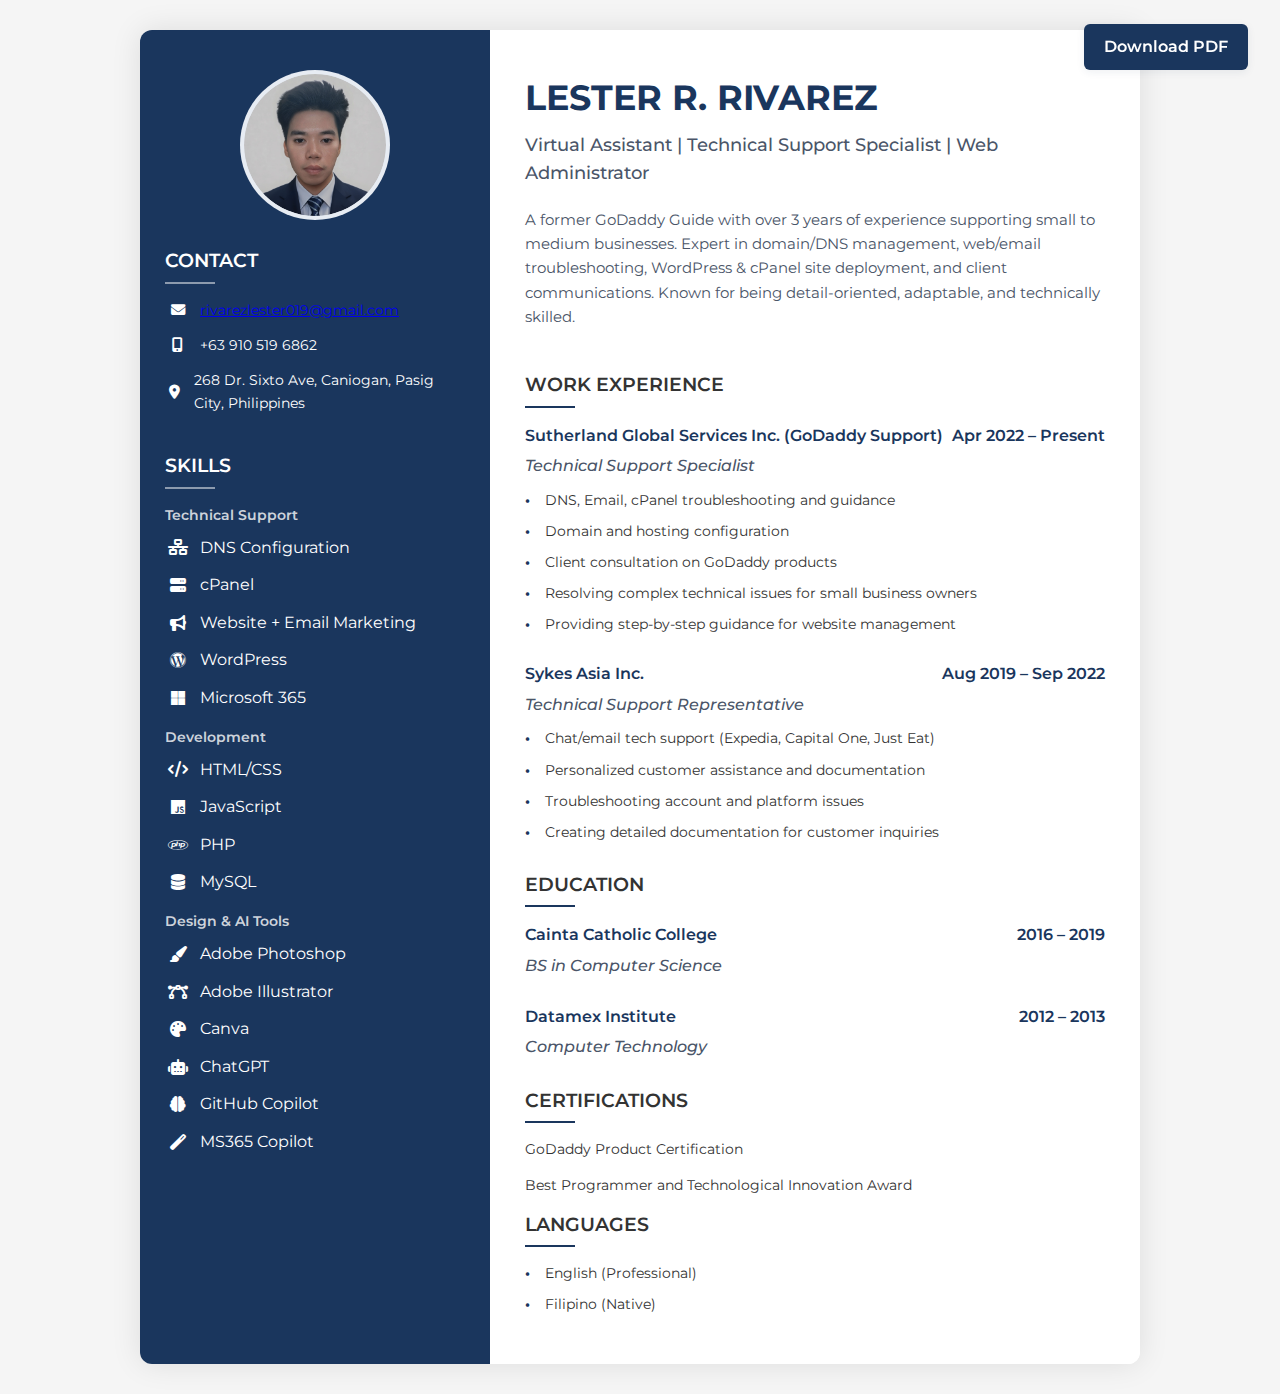
<file: resume.html>
<!DOCTYPE html>
<html lang="en">
<head>
    <meta charset="UTF-8">
    <meta name="viewport" content="width=device-width, initial-scale=1.0">
    <title>Lester Rivarez - Resume</title>
    <link href="https://fonts.googleapis.com/css2?family=Montserrat:wght@300;400;500;600;700&display=swap" rel="stylesheet">
    <link rel="stylesheet" href="https://cdnjs.cloudflare.com/ajax/libs/font-awesome/6.4.0/css/all.min.css">
    <style>
        * {
            margin: 0;
            padding: 0;
            box-sizing: border-box;
            font-family: 'Montserrat', sans-serif;
        }
        
        body {
            background-color: #f5f5f5;
            color: #333;
            line-height: 1.6;
        }
        
        .resume-container {
            display: flex;
            max-width: 1000px;
            margin: 30px auto;
            box-shadow: 0 0 30px rgba(0, 0, 0, 0.1);
            border-radius: 12px;
            overflow: hidden;
            background-color: white;
        }
        
        .sidebar {
            width: 35%;
            background-color: #1a365d; /* Navy blue */
            color: white;
            padding: 40px 25px;
        }
        
        .main-content {
            width: 65%;
            padding: 40px 35px;
            background-color: white;
        }
        
        .profile-img {
            width: 150px;
            height: 150px;
            border-radius: 50%;
            background-color: #e2e8f0;
            margin: 0 auto 25px;
            display: flex;
            align-items: center;
            justify-content: center;
            border: 4px solid rgba(255, 255, 255, 0.2);
            overflow: hidden;
        }
        
        .profile-img img {
            width: 100%;
            height: 100%;
            object-fit: cover;
            border-radius: 50%;
        }
        
        .contact-info {
            margin-bottom: 35px;
        }
        
        .contact-item {
            display: flex;
            align-items: center;
            margin-bottom: 12px;
            font-size: 0.9rem;
        }
        
        .contact-item i {
            width: 25px;
            margin-right: 10px;
            text-align: center;
        }
        
        .section-title {
            font-size: 1.2rem;
            font-weight: 600;
            margin-bottom: 15px;
            position: relative;
            padding-bottom: 8px;
        }
        
        .sidebar .section-title::after {
            content: '';
            position: absolute;
            bottom: 0;
            left: 0;
            width: 50px;
            height: 2px;
            background-color: rgba(255, 255, 255, 0.5);
        }
        
        .main-content .section-title::after {
            content: '';
            position: absolute;
            bottom: 0;
            left: 0;
            width: 50px;
            height: 2px;
            background-color: #1a365d;
        }
        
        .skills-list {
            list-style: none;
        }
        
        .skill-item {
            display: flex;
            align-items: center;
            margin-bottom: 12px;
        }
        
        .skill-item i {
            width: 25px;
            margin-right: 10px;
            text-align: center;
        }
        
        .skills-section {
            margin-bottom: 10px;
        }
        
        .skills-category {
            margin-bottom: 15px;
        }
        
        .skills-category-title {
            font-size: 0.9rem;
            font-weight: 600;
            margin-bottom: 8px;
            color: rgba(255, 255, 255, 0.8);
        }
        
        .certifications-list {
            list-style: none;
        }
        
        .certification-item {
            margin-bottom: 12px;
            font-size: 0.9rem;
        }
        
        .header {
            margin-bottom: 40px;
        }
        
        .name {
            font-size: 2.2rem;
            font-weight: 700;
            color: #1a365d;
            margin-bottom: 5px;
        }
        
        .job-title {
            font-size: 1.1rem;
            color: #4a5568;
            font-weight: 500;
            margin-bottom: 20px;
        }
        
        .summary {
            margin-bottom: 30px;
            color: #4a5568;
            font-size: 0.95rem;
        }
        
        .experience-item, .education-item {
            margin-bottom: 25px;
        }
        
        .company, .school {
            font-weight: 600;
            color: #1a365d;
            margin-bottom: 5px;
            display: flex;
            justify-content: space-between;
        }
        
        .position, .degree {
            font-weight: 500;
            font-style: italic;
            margin-bottom: 10px;
            color: #4a5568;
        }
        
        .responsibilities, .languages, .interests {
            list-style: none;
        }
        
        .responsibilities li, .languages li, .interests li {
            margin-bottom: 8px;
            position: relative;
            padding-left: 20px;
            font-size: 0.9rem;
        }
        
        .responsibilities li::before, .languages li::before, .interests li::before {
            content: '•';
            position: absolute;
            left: 0;
            color: #1a365d;
            font-weight: bold;
        }
        
        .interests-list {
            display: flex;
            flex-wrap: wrap;
            gap: 15px;
            margin-top: 10px;
        }
        
        .interest-item {
            background-color: #e2e8f0;
            padding: 5px 15px;
            border-radius: 20px;
            font-size: 0.85rem;
            display: flex;
            align-items: center;
        }
        
        .interest-item i {
            margin-right: 5px;
        }
        
        @media (max-width: 768px) {
            .resume-container {
                flex-direction: column;
                margin: 0;
                border-radius: 0;
            }
            
            .sidebar, .main-content {
                width: 100%;
            }
        }
        
        @media print {
            html, body {
                width: 210mm;
                height: 297mm;
                margin: 0 !important;
                padding: 0 !important;
                overflow: hidden !important;
                background: white !important;
            }
            body {
                color: #333 !important;
                background: white !important;
            }
            .resume-container {
                /* Remove box-shadow, border-radius, and margin for print */
                box-shadow: none !important;
                border-radius: 0 !important;
                margin: 0 !important;
                width: 210mm !important;
                min-width: 210mm !important;
                max-width: 210mm !important;
                height: 297mm !important;
                min-height: 297mm !important;
                max-height: 297mm !important;
                background: white !important;
                display: flex !important;
                flex-direction: row !important;
                page-break-after: avoid;
                /* Scale to fit A4 exactly, removing all excess margin */
                position: absolute !important;
                left: 0; top: 0;
                transform: none !important;
            }
            .sidebar {
                width: 35% !important;
                background: #1a365d !important;
                color: white !important;
                padding: 40px 25px !important;
            }
            .main-content {
                width: 65% !important;
                background: white !important;
                color: #333 !important;
                padding: 30px 18px !important;
                font-size: 0.85rem !important;
                line-height: 1.3 !important;
            }
            .profile-img {
                width: 120px !important;
                height: 120px !important;
                margin: 0 auto 18px !important;
                border-radius: 50% !important;
                box-shadow: none !important;
            }
            .profile-img img {
                width: 100% !important;
                height: 100% !important;
                object-fit: cover !important;
                border-radius: 50% !important;
            }
            .section-title {
                font-size: 1rem !important;
                font-weight: 600 !important;
                margin-bottom: 10px !important;
                position: relative !important;
                padding-bottom: 5px !important;
                page-break-inside: avoid !important;
            }
            .sidebar .section-title::after {
                width: 40px !important;
                height: 2px !important;
                background-color: rgba(255, 255, 255, 0.5) !important;
            }
            .main-content .section-title::after {
                width: 40px !important;
                height: 2px !important;
                background-color: #1a365d !important;
            }
            .name {
                font-size: 1.3rem !important;
                font-weight: 700 !important;
                color: #1a365d !important;
                margin-bottom: 3px !important;
                page-break-inside: avoid !important;
            }
            .job-title {
                font-size: 0.95rem !important;
                color: #4a5568 !important;
                font-weight: 500 !important;
                margin-bottom: 10px !important;
                page-break-inside: avoid !important;
            }
            .summary {
                margin-bottom: 15px !important;
                color: #4a5568 !important;
                font-size: 0.85rem !important;
                page-break-inside: avoid !important;
            }
            .experience-section, .education-section, .certifications-section, .languages-section, .skills-section, .contact-info {
                page-break-inside: avoid !important;
            }
            .experience-item, .education-item {
                margin-bottom: 14px !important;
                page-break-inside: avoid !important;
            }
            .company, .school {
                font-weight: 600 !important;
                color: #1a365d !important;
                margin-bottom: 3px !important;
                display: flex !important;
                justify-content: space-between !important;
                page-break-inside: avoid !important;
            }
            .position, .degree {
                font-weight: 500 !important;
                font-style: italic !important;
                margin-bottom: 6px !important;
                color: #4a5568 !important;
                page-break-inside: avoid !important;
            }
            .responsibilities li, .languages li {
                margin-bottom: 5px !important;
                position: relative !important;
                padding-left: 14px !important;
                font-size: 0.8rem !important;
                page-break-inside: avoid !important;
            }
            .responsibilities li::before, .languages li::before {
                content: '•' !important;
                position: absolute !important;
                left: 0 !important;
                color: #1a365d !important;
                font-weight: bold !important;
            }
            .skills-list {
                list-style: none !important;
            }
            .skill-item {
                display: flex !important;
                align-items: center !important;
                margin-bottom: 8px !important;
                page-break-inside: avoid !important;
            }
            .skill-item i {
                width: 18px !important;
                margin-right: 6px !important;
                text-align: center !important;
            }
            .skills-section {
                margin-bottom: 7px !important;
            }
            .skills-category {
                margin-bottom: 10px !important;
            }
            .skills-category-title {
                font-size: 0.8rem !important;
                font-weight: 600 !important;
                margin-bottom: 4px !important;
                color: rgba(255, 255, 255, 0.8) !important;
            }
            .certifications-list {
                list-style: none !important;
            }
            .certification-item {
                margin-bottom: 6px !important;
                font-size: 0.8rem !important;
                page-break-inside: avoid !important;
            }
            .header {
                margin-bottom: 12px !important;
                page-break-inside: avoid !important;
            }
            .contact-info {
                margin-bottom: 12px !important;
            }
            .contact-item {
                display: flex !important;
                align-items: center !important;
                margin-bottom: 7px !important;
                font-size: 0.8rem !important;
                page-break-inside: avoid !important;
            }
            .contact-item i {
                width: 18px !important;
                margin-right: 6px !important;
                text-align: center !important;
            }
            .btn-download, .btn-view, [style*="position: fixed"], nav, .no-print {
                display: none !important;
            }
            a {
                color: inherit !important;
                text-decoration: none !important;
            }
            @page {
                size: A4 portrait;
                margin: 0;
            }
        }
    </style>
</head>
<body>
    <!-- PDF Download/View Buttons (Top Right) -->
    <div style="position: fixed; top: 24px; right: 32px; z-index: 1000; display: flex; gap: 12px;">
        <a href="assets/lester_rivarez_resume.pdf" download class="btn-download" style="background:#1a365d;color:white;padding:10px 20px;border-radius:6px;text-decoration:none;font-weight:600;box-shadow:0 2px 8px rgba(26,54,93,0.08);transition:background 0.2s;">Download PDF</a>
    </div>

    <div class="resume-container">
        <!-- Left Column (Sidebar) -->
        <div class="sidebar">
            <!-- Profile Photo -->
            <div class="profile-img">
                <img src="assets/images/picture.png" alt="Professional LinkedIn Headshot" style="width:100%;height:100%;object-fit:cover;border-radius:50%;" />
            </div>
            
            <!-- Contact Info -->
            <div class="contact-info">
                <h2 class="section-title">CONTACT</h2>
                <div class="contact-item">
                    <i class="fas fa-envelope"></i>
                    <a href="mailto:rivarezlester019@gmail.com">rivarezlester019@gmail.com</a>
                </div>
                <div class="contact-item">
                    <i class="fas fa-mobile-alt"></i>
                    <span>+63 910 519 6862</span>
                </div>
                <div class="contact-item">
                    <i class="fas fa-map-marker-alt"></i>
                    <span>268 Dr. Sixto Ave, Caniogan, Pasig City, Philippines</span>
                </div>
            </div>
            
            <!-- Skills Section -->
            <div class="skills-section">
                <h2 class="section-title">SKILLS</h2>
                
                <div class="skills-category">
                    <div class="skills-category-title">Technical Support</div>
                    <ul class="skills-list">
                        <li class="skill-item"><i class="fas fa-network-wired"></i> DNS Configuration</li>
                        <li class="skill-item"><i class="fas fa-server"></i> cPanel</li>
                        <li class="skill-item"><i class="fas fa-bullhorn"></i> Website + Email Marketing</li>
                        <li class="skill-item"><i class="fab fa-wordpress"></i> WordPress</li>
                        <li class="skill-item"><i class="fab fa-microsoft"></i> Microsoft 365</li>
                    </ul>
                </div>
                
                <div class="skills-category">
                    <div class="skills-category-title">Development</div>
                    <ul class="skills-list">
                        <li class="skill-item"><i class="fas fa-code"></i> HTML/CSS</li>
                        <li class="skill-item"><i class="fab fa-js"></i> JavaScript</li>
                        <li class="skill-item"><i class="fab fa-php"></i> PHP</li>
                        <li class="skill-item"><i class="fas fa-database"></i> MySQL</li>
                    </ul>
                </div>
                
                <div class="skills-category">
                    <div class="skills-category-title">Design & AI Tools</div>
                    <ul class="skills-list">
                        <li class="skill-item"><i class="fas fa-paint-brush"></i> Adobe Photoshop</li>
                        <li class="skill-item"><i class="fas fa-bezier-curve"></i> Adobe Illustrator</li>
                        <li class="skill-item"><i class="fas fa-palette"></i> Canva</li>
                        <li class="skill-item"><i class="fas fa-robot"></i> ChatGPT</li>
                        <li class="skill-item"><i class="fas fa-brain"></i> GitHub Copilot</li>
                        <li class="skill-item"><i class="fas fa-magic"></i> MS365 Copilot</li>
                    </ul>
                </div>
            </div>
        </div>
        
        <!-- Right Column (Main Content) -->
        <div class="main-content">
            <!-- Header -->
            <div class="header">
                <h1 class="name">LESTER R. RIVAREZ</h1>
                <div class="job-title">Virtual Assistant | Technical Support Specialist | Web Administrator</div>
                
                <!-- Professional Summary -->
                <div class="summary">
                    A former GoDaddy Guide with over 3 years of experience supporting small to medium businesses. Expert in domain/DNS management, web/email troubleshooting, WordPress & cPanel site deployment, and client communications. Known for being detail-oriented, adaptable, and technically skilled.
                </div>
            </div>
            
            <!-- Work Experience -->
            <div class="experience-section">
                <h2 class="section-title">WORK EXPERIENCE</h2>
                
                <div class="experience-item">
                    <div class="company">
                        <span>Sutherland Global Services Inc. (GoDaddy Support)</span>
                        <span>Apr 2022 – Present</span>
                    </div>
                    <div class="position">Technical Support Specialist</div>
                    <ul class="responsibilities">
                        <li>DNS, Email, cPanel troubleshooting and guidance</li>
                        <li>Domain and hosting configuration</li>
                        <li>Client consultation on GoDaddy products</li>
                        <li>Resolving complex technical issues for small business owners</li>
                        <li>Providing step-by-step guidance for website management</li>
                    </ul>
                </div>
                
                <div class="experience-item">
                    <div class="company">
                        <span>Sykes Asia Inc.</span>
                        <span>Aug 2019 – Sep 2022</span>
                    </div>
                    <div class="position">Technical Support Representative</div>
                    <ul class="responsibilities">
                        <li>Chat/email tech support (Expedia, Capital One, Just Eat)</li>
                        <li>Personalized customer assistance and documentation</li>
                        <li>Troubleshooting account and platform issues</li>
                        <li>Creating detailed documentation for customer inquiries</li>
                    </ul>
                </div>
            </div>
            
            <!-- Education -->
            <div class="education-section" style="margin-top: 20px; margin-bottom: 16px;">
                <h2 class="section-title">EDUCATION</h2>
                
                <div class="education-item">
                    <div class="school">
                        <span>Cainta Catholic College</span>
                        <span>2016 – 2019</span>
                    </div>
                    <div class="degree">BS in Computer Science</div>
                </div>
                
                <div class="education-item">
                    <div class="school">
                        <span>Datamex Institute</span>
                        <span>2012 – 2013</span>
                    </div>
                    <div class="degree">Computer Technology</div>
                </div>
            </div>
            <!-- Certifications and Languages at the bottom, no flex spacer -->
            <div class="certifications-section" style="margin-top: 0; margin-bottom: 8px;">
                <h2 class="section-title">CERTIFICATIONS</h2>
                <ul class="certifications-list">
                    <li class="certification-item">GoDaddy Product Certification</li>
                    <li class="certification-item">Best Programmer and Technological Innovation Award</li>
                </ul>
            </div>
            <div class="languages-section" style="margin-top: 0; margin-bottom: 0;">
                <h2 class="section-title">LANGUAGES</h2>
                <ul class="languages">
                    <li>English (Professional)</li>
                    <li>Filipino (Native)</li>
                </ul>
            </div>
        </div>
    </div>
</body>
</html>
</file>
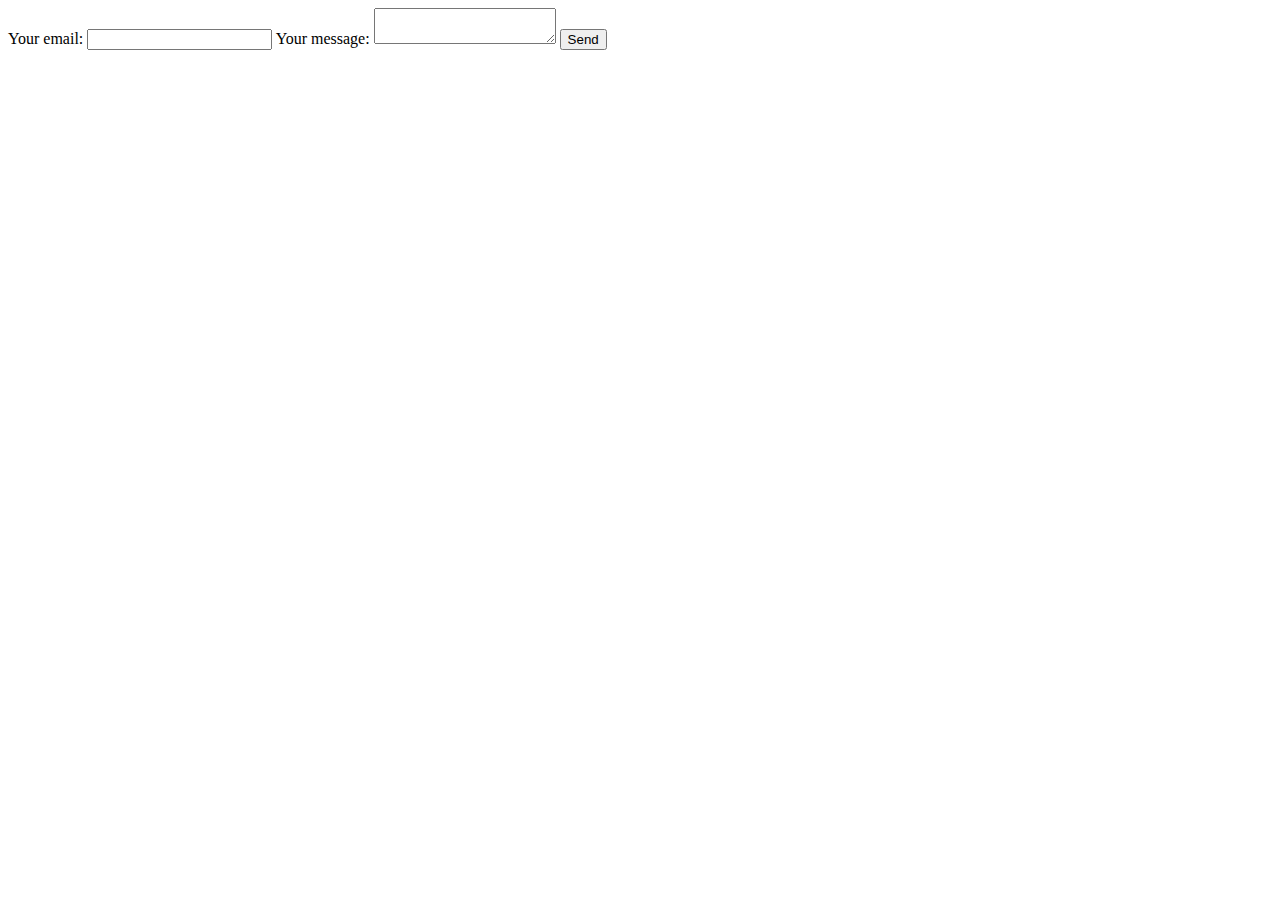
<file: testing.html>
<!DOCTYPE html>
<html lang="en">
<head>
  <meta charset="UTF-8">
  <meta name="viewport" content="width=device-width, initial-scale=1.0">
  <title>Formspree Test</title>
</head>
<body>
  <form
    action="https://formspree.io/f/mzzgwzkr"
    method="POST"
  >
    <label>
      Your email:
      <input type="email" name="email">
    </label>
    <label>
      Your message:
      <textarea name="message"></textarea>
    </label>
    <!-- your other form fields go here -->
    <button type="submit">Send</button>
  </form>
</body>
</html>
</file>
